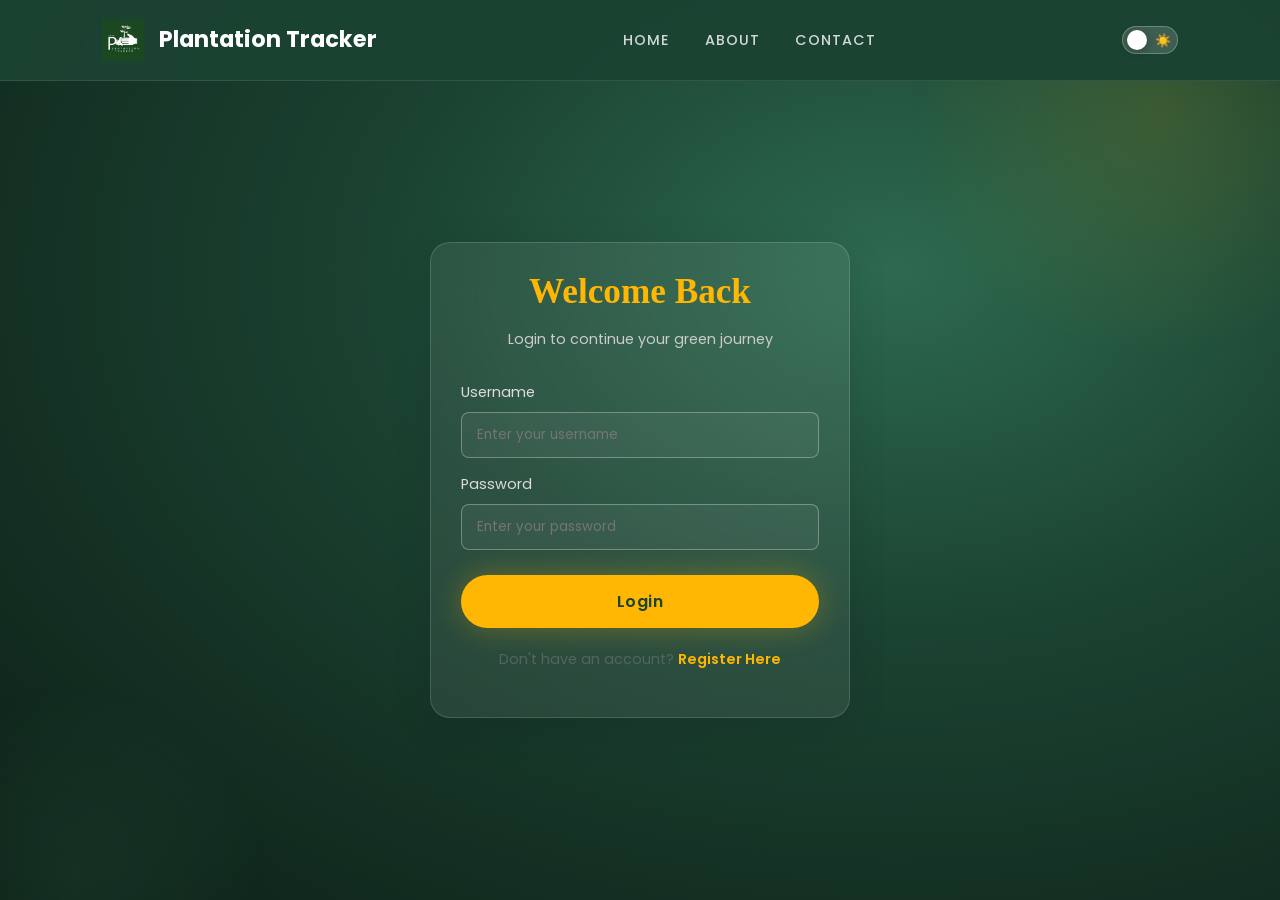
<file: login.html>
<!DOCTYPE html>
<html lang="en">

<head>
    <meta charset="UTF-8">
    <meta name="viewport" content="width=device-width, initial-scale=1.0">
    <title>Login | Plantation Tracker</title>
    <link href="https://fonts.googleapis.com/css2?family=Poppins:wght@300;400;500;600&display=swap" rel="stylesheet">
    <link rel="stylesheet" href="css/style.css">
    <link rel="stylesheet" href="css/login.css">
    <link rel="stylesheet" href="css/darkmode.css">
    <link href="https://fonts.googleapis.com/icon?family=Material+Icons" rel="stylesheet">
</head>

<body>
    <nav class="navbar" id="navbar">
        <div class="logo-container">
            <img src="assets/logo.png" alt="Logo" class="logo-img">
            <span>Plantation Tracker</span>
        </div>
        <div class="nav-links" id="nav-links">
            <a href="index.html">Home</a>
            <a href="index.html#ABOUT">About</a>
            <a href="contact.html">Contact</a>
        </div>
        <div class="menu-toggle" id="mobile-menu">
            <span class="material-icons">menu</span>
        </div>
        <button class="theme-toggle" aria-label="Toggle Dark Mode">
            <span class="toggle-icon icon-sun">☀️</span>
            <span class="toggle-icon icon-moon">🌙</span>
        </button>
    </nav>

    <div class="auth-wrapper">
        <div class="auth-card card-glass">
            <div class="auth-header">
                <h2>Welcome Back</h2>
                <p>Login to continue your green journey</p>
            </div>

            <form id="loginForm">
                <div class="form-group">
                    <label for="username">Username</label>
                    <input type="text" id="username" name="username" placeholder="Enter your username" required>
                </div>

                <div class="form-group">
                    <label for="password">Password</label>
                    <input type="password" id="password" name="password" placeholder="Enter your password" required>
                </div>

                <button type="submit" class="btn btn-primary btn-block">Login</button>
            </form>

            <div class="auth-footer">
                <p>Don't have an account? <a href="signin.html">Register Here</a></p>
            </div>
        </div>
    </div>
    <script src="js/theme.js"></script>
    <script src="js/main.js"></script>
    <script src="js/login.js"></script>
</body>

</html>
</file>
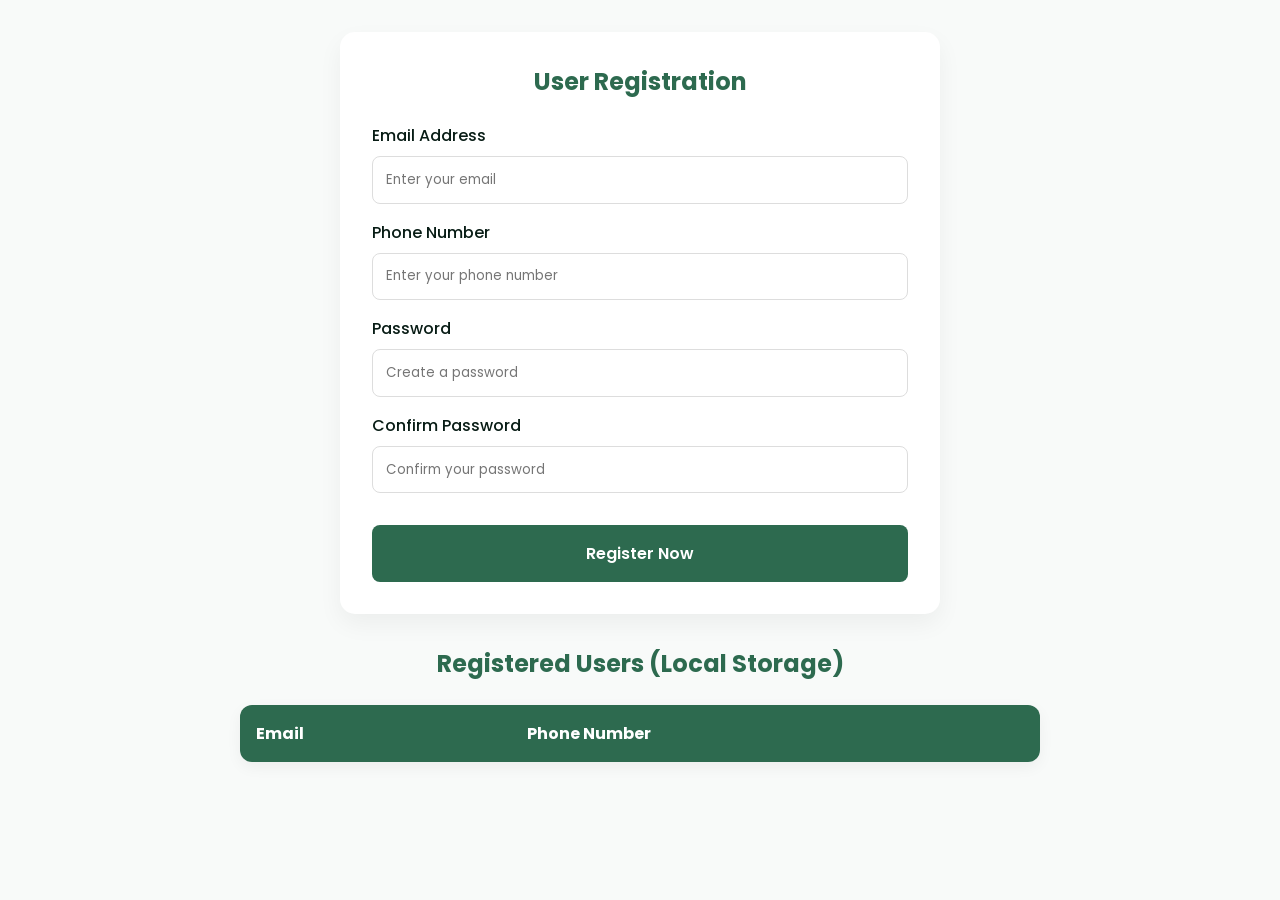
<file: offline_registration.html>
<!DOCTYPE html>
<html lang="en">

<head>
    <meta charset="UTF-8">
    <meta name="viewport" content="width=device-width, initial-scale=1.0">
    <title>User Registration | Offline Demo</title>
    <link href="https://fonts.googleapis.com/css2?family=Poppins:wght@300;400;500;600&display=swap" rel="stylesheet">
    <style>
        :root {
            --primary: #2d6a4f;
            --primary-light: #52b788;
            --bg: #f8faf9;
            --text: #081c15;
            --white: #ffffff;
            --error: #e63946;
            --success: #2a9d8f;
        }

        * {
            margin: 0;
            padding: 0;
            box-sizing: border-box;
            font-family: 'Poppins', sans-serif;
        }

        body {
            background-color: var(--bg);
            color: var(--text);
            padding: 2rem;
            display: flex;
            flex-direction: column;
            align-items: center;
        }

        .container {
            width: 100%;
            max-width: 600px;
            background: var(--white);
            padding: 2rem;
            border-radius: 15px;
            box-shadow: 0 10px 25px rgba(0, 0, 0, 0.05);
            margin-bottom: 2rem;
        }

        h2 {
            margin-bottom: 1.5rem;
            color: var(--primary);
            text-align: center;
        }

        .form-group {
            margin-bottom: 1rem;
        }

        label {
            display: block;
            margin-bottom: 0.5rem;
            font-weight: 500;
        }

        input {
            width: 100%;
            padding: 0.8rem;
            border: 1px solid #ddd;
            border-radius: 8px;
            outline: none;
            transition: 0.3s;
        }

        input:focus {
            border-color: var(--primary);
            box-shadow: 0 0 0 3px rgba(45, 106, 79, 0.1);
        }

        button {
            width: 100%;
            padding: 1rem;
            background-color: var(--primary);
            color: white;
            border: none;
            border-radius: 8px;
            font-size: 1rem;
            font-weight: 600;
            cursor: pointer;
            transition: 0.3s;
            margin-top: 1rem;
        }

        button:hover {
            background-color: var(--primary-light);
        }

        .message {
            margin-top: 1rem;
            padding: 0.8rem;
            border-radius: 8px;
            text-align: center;
            display: none;
        }

        .message.error {
            background-color: #ffe5e5;
            color: var(--error);
            display: block;
        }

        .message.success {
            background-color: #e5f9f6;
            color: var(--success);
            display: block;
        }

        .data-section {
            width: 100%;
            max-width: 800px;
        }

        table {
            width: 100%;
            border-collapse: collapse;
            background: var(--white);
            border-radius: 12px;
            overflow: hidden;
            box-shadow: 0 5px 15px rgba(0, 0, 0, 0.05);
        }

        th {
            background-color: var(--primary);
            color: white;
            text-align: left;
            padding: 1rem;
        }

        td {
            padding: 1rem;
            border-bottom: 1px solid #eee;
        }

        tr:last-child td {
            border-bottom: none;
        }

        @media (max-width: 480px) {
            body {
                padding: 1rem;
            }

            .container {
                padding: 1.5rem;
            }
        }
    </style>
</head>

<body>

    <div class="container">
        <h2>User Registration</h2>
        <form id="registrationForm">
            <div class="form-group">
                <label>Email Address</label>
                <input type="email" id="email" placeholder="Enter your email" required>
            </div>
            <div class="form-group">
                <label>Phone Number</label>
                <input type="tel" id="phone" placeholder="Enter your phone number" required>
            </div>
            <div class="form-group">
                <label>Password</label>
                <input type="password" id="password" placeholder="Create a password" required>
            </div>
            <div class="form-group">
                <label>Confirm Password</label>
                <input type="password" id="confirmPassword" placeholder="Confirm your password" required>
            </div>
            <button type="submit">Register Now</button>
        </form>
        <div id="msg" class="message"></div>
    </div>

    <div class="data-section">
        <h2>Registered Users (Local Storage)</h2>
        <table id="userTable">
            <thead>
                <tr>
                    <th>Email</th>
                    <th>Phone Number</th>
                </tr>
            </thead>
            <tbody>
                <!-- Data will appear here -->
            </tbody>
        </table>
    </div>

    <script>
        const form = document.getElementById('registrationForm');
        const msg = document.getElementById('msg');
        const userTable = document.getElementById('userTable').getElementsByTagName('tbody')[0];

        // 1. Load data from LocalStorage on startup
        window.onload = () => {
            displayUsers();
        };

        // 2. Handle Form Submission
        form.addEventListener('submit', (e) => {
            e.preventDefault();

            const email = document.getElementById('email').value;
            const phone = document.getElementById('phone').value;
            const password = document.getElementById('password').value;
            const confirmPassword = document.getElementById('confirmPassword').value;

            // Simple Validation
            if (password !== confirmPassword) {
                showMessage("Passwords do not match!", "error");
                return;
            }

            // Save to LocalStorage
            const userData = { email, phone }; // Password is not saved for security demo
            saveUser(userData);

            showMessage("Registration successful! Data saved locally.", "success");
            form.reset();
            displayUsers();
        });

        // 3. Save User Function
        function saveUser(user) {
            let users = JSON.parse(localStorage.getItem('registeredUsers')) || [];
            users.push(user);
            localStorage.setItem('registeredUsers', JSON.stringify(users));
        }

        // 4. Display Users Function
        function displayUsers() {
            let users = JSON.parse(localStorage.getItem('registeredUsers')) || [];
            userTable.innerHTML = ""; // Clear existing

            users.forEach(user => {
                let row = userTable.insertRow();
                let cell1 = row.insertCell(0);
                let cell2 = row.insertCell(1);
                cell1.textContent = user.email;
                cell2.textContent = user.phone;
            });
        }

        // 5. Message Handler
        function showMessage(text, type) {
            msg.textContent = text;
            msg.className = `message ${type}`;
            setTimeout(() => {
                msg.style.display = 'none';
            }, 3000);
        }
    </script>
</body>

</html>
</file>
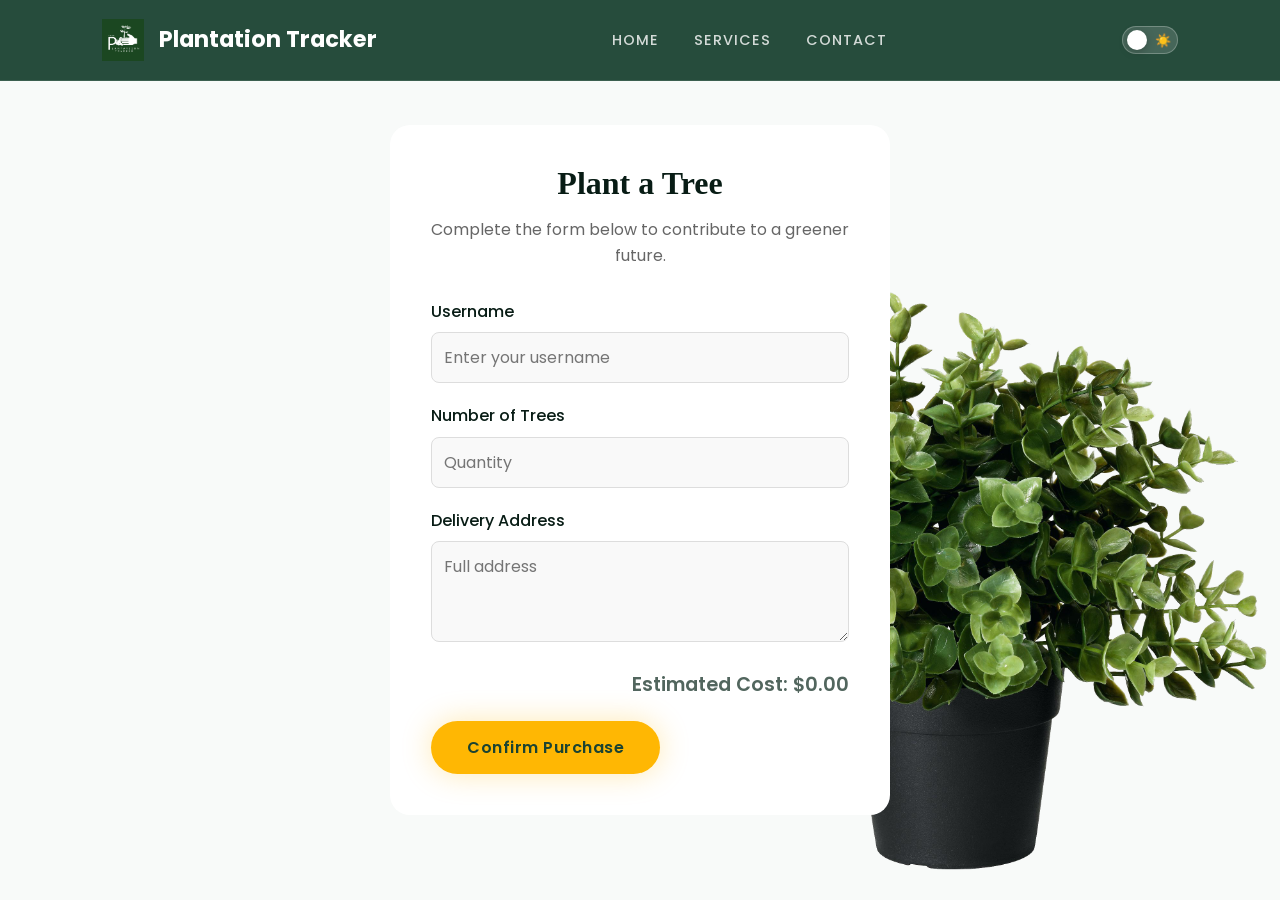
<file: purchase.html>
<!DOCTYPE html>
<html lang="en">

<head>
    <meta charset="UTF-8">
    <meta name="viewport" content="width=device-width, initial-scale=1.0">
    <title>Purchase Trees | Plantation Tracker</title>
    <link href="https://fonts.googleapis.com/css2?family=Poppins:wght@300;400;500;600;700&display=swap"
        rel="stylesheet">
    <link rel="stylesheet" href="css/style.css">
    <link rel="stylesheet" href="css/purchase.css">
    <link rel="stylesheet" href="css/darkmode.css">
    <link href="https://fonts.googleapis.com/icon?family=Material+Icons" rel="stylesheet">
</head>

<body>
    <nav class="navbar">
        <div class="logo-container">
            <img src="assets/logo.png" alt="Logo" class="logo-img">
            <span>Plantation Tracker</span>
        </div>
        <div class="nav-links">
            <a href="index.html">Home</a>
            <a href="services.html">Services</a>
            <a href="contact.html">Contact</a>
        </div>
        <div class="menu-toggle" id="mobile-menu">
            <span class="material-icons">menu</span>
        </div>
        <button class="theme-toggle" aria-label="Toggle Dark Mode">
            <span class="toggle-icon icon-sun">☀️</span>
            <span class="toggle-icon icon-moon">🌙</span>
        </button>
    </nav>

    <div class="purchase-wrapper">
        <div class="purchase-card card-glass">
            <div class="form-header">
                <h2>Plant a Tree</h2>
                <p>Complete the form below to contribute to a greener future.</p>
            </div>

            <form action="#" method="post" id="purchaseForm">
                <div class="form-group">
                    <label for="username">Username</label>
                    <input type="text" id="username" name="username" required placeholder="Enter your username">
                </div>

                <div class="form-group">
                    <label for="no_of_trees">Number of Trees</label>
                    <input type="number" id="no_of_trees" name="number" required placeholder="Quantity" min="1">
                </div>

                <div class="form-group">
                    <label for="address">Delivery Address</label>
                    <textarea id="address" name="address" required placeholder="Full address" rows="3"></textarea>
                </div>

                <div class="price-summary">
                    <p>Estimated Cost: <span id="cost">$0.00</span></p>
                </div>

                <button type="submit" class="btn btn-primary btn-block">Confirm Purchase</button>
            </form>
        </div>
    </div>
    <script src="js/theme.js"></script>
    <script src="js/main.js"></script>
    <script src="js/purchase.js"></script>
</body>

</html>
</file>
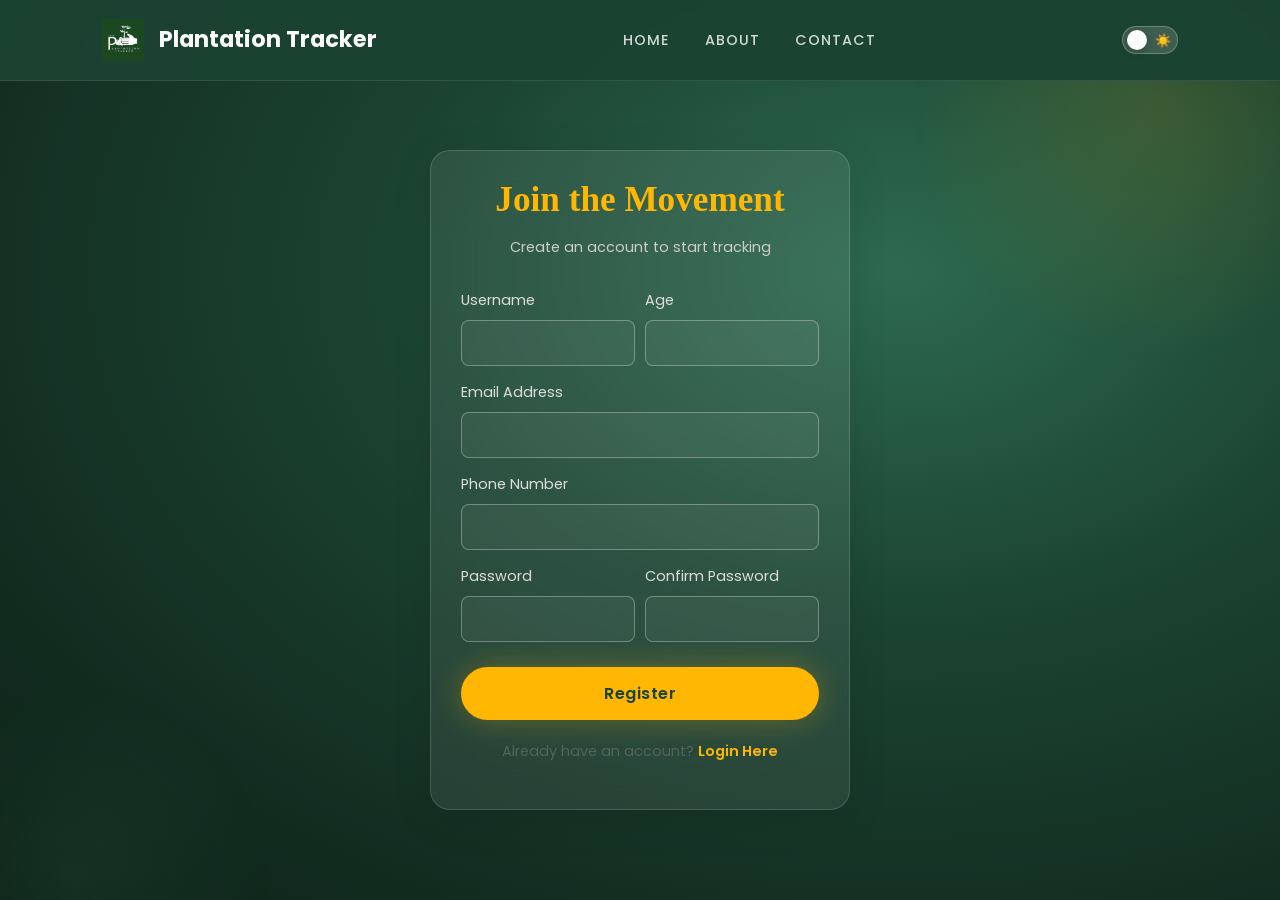
<file: signin.html>
<!DOCTYPE html>
<html lang="en">

<head>
    <meta charset="UTF-8">
    <meta name="viewport" content="width=device-width, initial-scale=1.0">
    <title>Register | Plantation Tracker</title>
    <link href="https://fonts.googleapis.com/css2?family=Poppins:wght@300;400;500;600&display=swap" rel="stylesheet">
    <link rel="stylesheet" href="css/style.css">
    <link rel="stylesheet" href="css/login.css"> <!-- Reusing login style -->
    <link rel="stylesheet" href="css/darkmode.css">
    <link href="https://fonts.googleapis.com/icon?family=Material+Icons" rel="stylesheet">
</head>

<body>
    <nav class="navbar">
        <div class="logo-container">
            <img src="assets/logo.png" alt="Logo" class="logo-img">
            <span>Plantation Tracker</span>
        </div>
        <div class="nav-links">
            <a href="index.html">Home</a>
            <a href="index.html#ABOUT">About</a>
            <a href="contact.html">Contact</a>
        </div>
        <div class="menu-toggle" id="mobile-menu">
            <span class="material-icons">menu</span>
        </div>
        <button class="theme-toggle" aria-label="Toggle Dark Mode">
            <span class="toggle-icon icon-sun">☀️</span>
            <span class="toggle-icon icon-moon">🌙</span>
        </button>
    </nav>

    <div class="auth-wrapper">
        <div class="auth-card card-glass">
            <div class="auth-header">
                <h2>Join the Movement</h2>
                <p>Create an account to start tracking</p>
            </div>

            <form action="#" method="post">
                <div class="grid-cols-2" style="display: grid; grid-template-columns: 1fr 1fr; gap: 10px;">
                    <div class="form-group">
                        <label for="username">Username</label>
                        <input type="text" id="username" name="username" required>
                    </div>
                    <div class="form-group">
                        <label for="age">Age</label>
                        <input type="number" id="age" name="age" required>
                    </div>
                </div>

                <div class="form-group">
                    <label for="email">Email Address</label>
                    <input type="email" id="email" name="email" required>
                </div>

                <div class="form-group">
                    <label for="phone">Phone Number</label>
                    <input type="tel" id="phone" name="phone" required>
                </div>

                <div class="grid-cols-2" style="display: grid; grid-template-columns: 1fr 1fr; gap: 10px;">
                    <div class="form-group">
                        <label for="password">Password</label>
                        <input type="password" id="password" name="password" required>
                    </div>
                    <div class="form-group">
                        <label for="confirm_password">Confirm Password</label>
                        <input type="password" id="confirm_password" name="confirm_password" required>
                    </div>
                </div>

                <button type="submit" class="btn btn-primary btn-block">Register</button>
            </form>

            <div class="auth-footer">
                <p>Already have an account? <a href="login.html">Login Here</a></p>
            </div>
        </div>
    </div>
    <script src="js/theme.js"></script>
    <script src="js/main.js"></script>
    <script src="js/signin.js"></script>
</body>

</html>
</file>
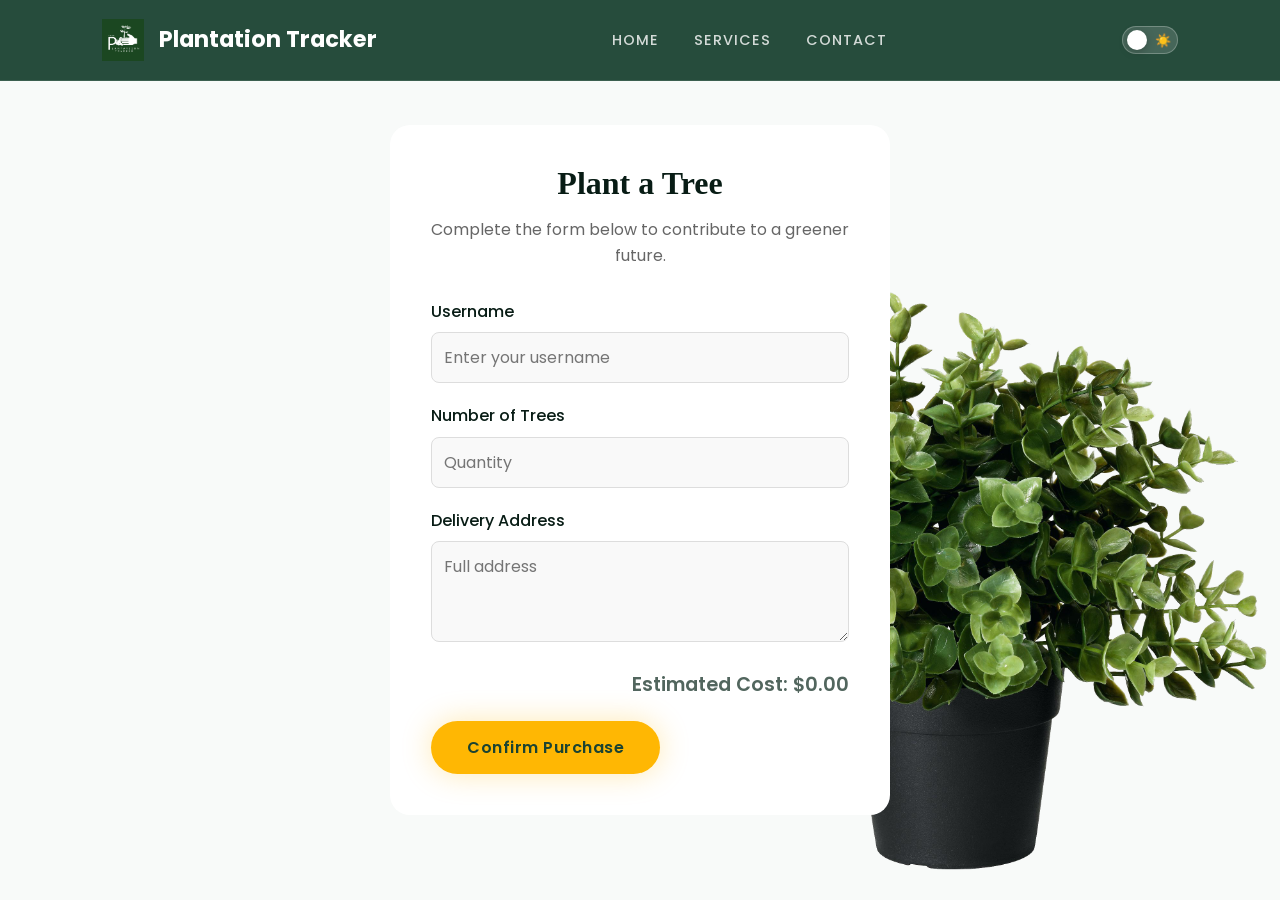
<file: user.html>
<!DOCTYPE html>
<html lang="en">

<head>
    <meta charset="UTF-8">
    <meta name="viewport" content="width=device-width, initial-scale=1.0">
    <title>My Dashboard | Plantation Tracker</title>
    <link href="https://fonts.googleapis.com/css2?family=Poppins:wght@300;400;500;600;700&display=swap"
        rel="stylesheet">
    <link href="https://fonts.googleapis.com/icon?family=Material+Icons" rel="stylesheet">
    <link rel="stylesheet" href="css/style.css">
    <link rel="stylesheet" href="css/user.css">
    <link rel="stylesheet" href="css/darkmode.css">
</head>

<body>
    <nav class="navbar">
        <div class="logo-container">
            <img src="assets/logo.png" alt="Logo" class="logo-img">
            <span>Plantation Tracker</span>
        </div>
        <div class="nav-links">
            <a href="index.html">Home</a>
            <a href="purchase.html">Buy More</a>
            <a href="contact.html">Contact</a>
            <a href="login.html" class="btn btn-outline btn-sm" style="margin-left: 20px;">Logout</a>
        </div>
        <div class="menu-toggle" id="mobile-menu">
            <span class="material-icons">menu</span>
        </div>
        <button class="theme-toggle" aria-label="Toggle Dark Mode">
            <span class="toggle-icon icon-sun">☀️</span>
            <span class="toggle-icon icon-moon">🌙</span>
        </button>
    </nav>

    <div class="user-container">
        <header class="user-header">
            <div class="user-profile-header">
                <img src="assets/user.png.png" alt="User Profile" class="profile-pic">
                <div class="user-welcome">
                    <h1>Hello, <span id="display-username">Green Hero</span>!</h1>
                    <p>Track your contribution to the planet.</p>
                </div>
            </div>
        </header>

        <section class="stats-cards">
            <div class="stat-card">
                <div class="icon-box green">
                    <span class="material-icons">forest</span>
                </div>
                <div class="stat-info">
                    <h3>Trees Purchased</h3>
                    <p id="display-tree-count">0</p>
                </div>
            </div>

            <div class="stat-card">
                <div class="icon-box orange">
                    <span class="material-icons">local_shipping</span>
                </div>
                <div class="stat-info">
                    <h3>Delivery Address</h3>
                    <p id="display-address" class="address-text">Not Set</p>
                </div>
            </div>
            <div class="stat-card">
                <div class="icon-box teal">
                    <span class="material-icons">workspace_premium</span>
                </div>
                <div class="stat-info">
                    <h3>Impact Score</h3>
                    <p>Level 1 Planter</p>
                </div>
            </div>
        </section>

        <section class="recent-activity">
            <h2>Recent Activity</h2>
            <div class="activity-list">
                <div class="activity-item">
                    <div class="date">Oct 24</div>
                    <div class="detail">You joined Plantation Tracker</div>
                </div>
                <!-- JS can populate this -->
            </div>
        </section>
    </div>

    <script src="js/theme.js"></script>
    <script src="js/main.js"></script>
    <script src="js/user.js"></script>
</body>

</html>
</file>
<file: css/style.css>
:root {
    /* Color Palette - Forest Premium (Green & Yellow) */
    --primary-deep: #1b4332;
    /* Deep Emerald */
    --primary: #2d6a4f;
    /* Rich Green */
    --primary-light: #52b788;
    /* Sage Green */
    --accent: #ffb703;
    /* Goldenrod Yellow */
    --accent-dark: #fb8500;
    /* Amber/Orange Accent */
    --highlight: #ffee32;
    /* Vibrant Yellow */
    --text-dark: #081c15;
    /* Near Black */
    --text-muted: #52665e;
    /* Soft Sage */
    --bg-main: #f8faf9;
    /* Off-white Cream */
    --white: #ffffff;
    --glass-bg: rgba(255, 255, 255, 0.7);
    --glass-border: rgba(255, 255, 255, 0.3);

    /* Typography */
    --font-heading: 'Playfair Display', serif;
    --font-body: 'Poppins', sans-serif;

    /* Spacing */
    --space-xs: 0.5rem;
    --space-sm: 1rem;
    --space-md: 2rem;
    --space-lg: 4rem;
    --space-xl: 8rem;

    /* Shadows & Effects */
    --shadow-soft: 0 4px 20px rgba(0, 0, 0, 0.05);
    --shadow-bold: 0 10px 40px rgba(0, 0, 0, 0.1);
    --shadow-accent: 0 0 30px rgba(255, 183, 3, 0.3);
    --radius-sm: 10px;
    --radius-md: 20px;
    --radius-lg: 35px;
    --radius-full: 100px;

    /* Transitions */
    --tween-fast: 0.2s cubic-bezier(0.19, 1, 0.22, 1);
    --tween-med: 0.4s cubic-bezier(0.19, 1, 0.22, 1);
}

* {
    margin: 0;
    padding: 0;
    box-sizing: border-box;
    font-family: var(--font-body);
}

body {
    background-color: var(--bg-main);
    color: var(--text-dark);
    line-height: 1.6;
    overflow-x: hidden;
}

a {
    text-decoration: none;
    color: inherit;
    transition: var(--tween-med);
}

ul {
    list-style: none;
}

button {
    cursor: pointer;
    border: none;
    outline: none;
    transition: var(--tween-med);
}

/* Typography Utilities */
h1,
h2,
h3,
h4,
h5,
h6 {
    font-family: var(--font-heading);
    line-height: 1.1;
    margin-bottom: var(--space-sm);
    color: var(--primary-deep);
}

p {
    margin-bottom: var(--space-sm);
    color: var(--text-muted);
}

/* Common Components */

/* Buttons */
/* Buttons */
.btn {
    display: inline-block;
    padding: 14px 36px;
    border-radius: var(--radius-full);
    font-weight: 600;
    font-size: 1rem;
    letter-spacing: 0.5px;
    text-align: center;
    position: relative;
    overflow: hidden;
    z-index: 1;
}

.btn-primary {
    background-color: var(--accent);
    color: var(--primary-deep);
    box-shadow: var(--shadow-accent);
}

.btn-primary::before {
    content: '';
    position: absolute;
    top: 50%;
    left: 50%;
    width: 0;
    height: 0;
    background: rgba(255, 255, 255, 0.2);
    border-radius: 50%;
    transform: translate(-50%, -50%);
    transition: width 0.6s, height 0.6s;
    z-index: -1;
}

.btn-primary:hover::before {
    width: 300%;
    height: 300%;
}

.btn-primary:hover {
    transform: translateY(-3px);
    box-shadow: 0 10px 20px rgba(255, 183, 3, 0.4);
}

.btn-secondary {
    background-color: transparent;
    border: 2px solid var(--white);
    color: var(--white);
}

.btn-secondary:hover {
    background-color: var(--white);
    color: var(--primary-deep);
    transform: translateY(-3px);
}

.btn-outline {
    border: 2px solid var(--primary);
    color: var(--primary);
    background: transparent;
}

.btn-outline:hover {
    background-color: var(--primary);
    color: var(--white);
    transform: translateY(-3px);
}

/* Cards */
.card-glass {
    background: var(--glass-bg);
    backdrop-filter: blur(12px);
    -webkit-backdrop-filter: blur(12px);
    border: 1px solid var(--glass-border);
    border-radius: var(--radius-md);
    padding: var(--space-md);
    box-shadow: var(--shadow-soft);
    transition: var(--tween-med);
}

.card-glass:hover {
    background: rgba(255, 255, 255, 0.85);
    transform: translateY(-5px);
    box-shadow: var(--shadow-bold);
}

/* Section Wrapper */
.section {
    padding: var(--space-lg) 8%;
    width: 100%;
}

/* Flex & Grid Utilities */
.flex-center {
    display: flex;
    justify-content: center;
    align-items: center;
}

.flex-between {
    display: flex;
    justify-content: space-between;
    align-items: center;
}

.grid-cols-3 {
    display: grid;
    grid-template-columns: repeat(auto-fit, minmax(300px, 1fr));
    gap: var(--space-md);
}

/* --- Global Navbar --- */
/* Navigation */
.navbar {
    display: flex;
    justify-content: space-between;
    align-items: center;
    padding: 1.2rem 8%;
    background: rgba(27, 67, 50, 0.95);
    backdrop-filter: blur(10px);
    color: var(--white);
    position: fixed;
    top: 0;
    width: 100%;
    z-index: 1000;
    border-bottom: 1px solid rgba(255, 255, 255, 0.1);
    transition: var(--tween-med);
}

.navbar.scrolled {
    padding: 0.8rem 8%;
    background: var(--primary-deep);
    box-shadow: var(--shadow-bold);
}

.logo-container {
    display: flex;
    align-items: center;
    gap: 15px;
    font-weight: 700;
    font-size: 1.4rem;
    font-family: var(--font-heading);
}

.logo-img {
    height: 42px;
    width: auto;
    object-fit: contain;
    /* Removed filter - display logo as-is */
}

.nav-links {
    display: flex;
    gap: 35px;
    align-items: center;
}

.nav-links a {
    font-size: 0.9rem;
    font-weight: 500;
    text-transform: uppercase;
    letter-spacing: 1px;
    position: relative;
    opacity: 0.8;
    color: var(--white);
}

.nav-links a:hover,
.nav-links a.active {
    color: var(--accent);
    opacity: 1;
}

.nav-links a::after {
    content: '';
    position: absolute;
    width: 0;
    height: 2px;
    bottom: -6px;
    left: 0;
    background-color: var(--accent);
    transition: var(--tween-med);
}

.nav-links a:hover::after {
    width: 100%;
}

/* Hamburger Menu Toggle */
.menu-toggle {
    display: none;
    cursor: pointer;
    font-size: 1.8rem;
    /* Slightly larger */
    color: var(--white);
    padding: 5px;
    margin-left: 15px;
    transition: var(--transition-medium);
}

.menu-toggle:hover {
    color: var(--highlight-color);
}

@media (max-width: 768px) {
    .menu-toggle {
        display: flex;
        align-items: center;
        justify-content: center;
    }

    .nav-actions {
        display: flex;
        align-items: center;
        gap: 10px;
    }

    .logo-container span {
        display: none;
        /* Hide text on small screens */
    }

    .nav-links {
        position: fixed;
        right: -100%;
        top: 0;
        flex-direction: column;
        background: var(--primary-deep);
        width: 80%;
        max-width: 300px;
        height: 100vh;
        text-align: left;
        transition: 0.5s cubic-bezier(0.19, 1, 0.22, 1);
        box-shadow: var(--shadow-bold);
        padding: 100px 40px;
        gap: 10px;
        visibility: hidden;
    }

    .nav-links.active {
        right: 0;
        visibility: visible;
    }

    .nav-links a {
        display: block;
        padding: 15px 0;
        width: 100%;
        font-size: 1.1rem;
        border-bottom: 1px solid rgba(255, 255, 255, 0.05);
    }
}

.btn-sm {
    padding: 8px 18px;
    font-size: 0.85rem;
}

/* ── NAV ACTIONS alignment ──────────────────────────────────── */
.nav-actions {
    display: flex;
    align-items: center;
    gap: 12px;
}

/* ── THEME TOGGLE sizing ─────────────────────────────────────── */
.theme-toggle {
    flex-shrink: 0;
    align-self: center;
}
</file>
<file: css/login.css>
/* Auth specific styles */
body {
    background: radial-gradient(ellipse at 70% 30%, #2d6a4f 0%, #1b4332 40%, #0d1f16 100%) !important;
}

.auth-wrapper {
    min-height: 100vh;
    width: 100%;
    display: flex;
    justify-content: center;
    align-items: center;
    padding: 100px 20px 40px;
    background: radial-gradient(ellipse at 70% 30%, #2d6a4f 0%, #1b4332 40%, #0d1f16 100%);
    position: relative;
}

/* Decorative orbs */
.auth-wrapper::before {
    content: '';
    position: fixed;
    top: -15%;
    right: -10%;
    width: 500px;
    height: 500px;
    background: radial-gradient(circle, rgba(255, 183, 3, 0.12) 0%, transparent 70%);
    border-radius: 50%;
    pointer-events: none;
    z-index: 0;
}

.auth-wrapper::after {
    content: '';
    position: fixed;
    bottom: -20%;
    left: -10%;
    width: 400px;
    height: 400px;
    background: radial-gradient(circle, rgba(82, 183, 136, 0.1) 0%, transparent 70%);
    border-radius: 50%;
    pointer-events: none;
    z-index: 0;
}


.auth-card {
    width: 100%;
    max-width: 420px;
    z-index: 10;
    padding: 30px;
    color: var(--white);
    background: rgba(255, 255, 255, 0.08);
    backdrop-filter: blur(20px);
    border: 1px solid rgba(255, 255, 255, 0.15);
    border-radius: var(--radius-md);
    box-shadow: var(--shadow-bold);
}

.auth-card:hover {
    background: rgba(255, 255, 255, 0.12); /* Prevents the harsh white hover from .card-glass:hover */
}

.auth-header {
    text-align: center;
    margin-bottom: 30px;
}

.auth-header h2 {
    color: var(--accent);
    font-size: 2.2rem;
    font-family: var(--font-heading);
}

.auth-header p {
    color: #ccc;
    font-size: 0.9rem;
}

.form-group {
    margin-bottom: 15px;
}

.form-group label {
    display: block;
    margin-bottom: 8px;
    font-size: 0.9rem;
    color: #ddd;
}

.form-group input {
    width: 100%;
    padding: 12px 15px;
    border-radius: 8px;
    border: 1px solid rgba(255, 255, 255, 0.3);
    background: rgba(255, 255, 255, 0.05);
    color: var(--white);
    outline: none;
    transition: 0.3s;
}

.form-group input:focus {
    border-color: var(--accent);
    background: rgba(255, 255, 255, 0.1);
    box-shadow: 0 0 15px rgba(255, 183, 3, 0.2);
}

.btn-block {
    width: 100%;
    margin-top: 10px;
}

.auth-footer {
    margin-top: 20px;
    text-align: center;
    font-size: 0.9rem;
    color: #ccc;
}

.auth-footer a {
    color: var(--accent);
    font-weight: 600;
}

.auth-footer a:hover {
    text-decoration: underline;
}
</file>
<file: css/darkmode.css>
/* ================================================================
   🌿 FOREST DARK MODE — Premium "body.dark" Scoped Theme
   Applied only when <body class="dark"> is set via JS toggle
   ================================================================ */

/* ── THEME TOGGLE BUTTON (always visible, both modes) ───────── */
.theme-toggle {
    position: relative;
    width: 56px;
    height: 28px;
    border-radius: 100px;
    cursor: pointer;
    border: none;
    outline: none;
    flex-shrink: 0;
    background: rgba(255, 255, 255, 0.15);
    border: 1.5px solid rgba(255, 255, 255, 0.25);
    transition: background 0.4s, border-color 0.4s, box-shadow 0.4s;
    display: flex;
    align-items: center;
    padding: 0 4px;
}

.theme-toggle::before {
    content: '';
    width: 20px;
    height: 20px;
    border-radius: 50%;
    background: #fff;
    transition: transform 0.4s cubic-bezier(0.34, 1.56, 0.64, 1), background 0.4s;
    display: block;
    transform: translateX(0);
    box-shadow: 0 2px 8px rgba(0,0,0,0.25);
}

.theme-toggle .toggle-icon {
    position: absolute;
    font-size: 13px;
    transition: opacity 0.3s;
    pointer-events: none;
    line-height: 1;
}

.theme-toggle .icon-sun  { right: 6px; opacity: 1;  }
.theme-toggle .icon-moon { left:  6px; opacity: 0; }

/* DARK STATE */
body.dark .theme-toggle {
    background: rgba(0, 255, 136, 0.15);
    border-color: rgba(0, 255, 136, 0.3);
    box-shadow: 0 0 18px rgba(0, 255, 136, 0.2);
}

body.dark .theme-toggle::before {
    transform: translateX(28px);
    background: #00ff88;
}

body.dark .theme-toggle .icon-sun  { opacity: 0; }
body.dark .theme-toggle .icon-moon { opacity: 1; }

/* ── DARK MODE ROOT VARIABLES ───────────────────────────────── */
body.dark {
    --primary-deep:  #001a0a;
    --primary:       #003318;
    --primary-light: #00ff88;
    --accent:        #ffb703;
    --accent-dark:   #fb8500;
    --text-dark:     #e8f5ee;
    --text-muted:    #7dab8d;
    --bg-main:       #050e07;
    --white:         #e8f5ee;
    --glass-bg:      rgba(0, 255, 136, 0.04);
    --glass-border:  rgba(0, 255, 136, 0.12);
    --shadow-soft:   0 4px 24px rgba(0, 0, 0, 0.5);
    --shadow-bold:   0 12px 50px rgba(0, 0, 0, 0.7);
    --shadow-accent: 0 0 30px rgba(0, 255, 136, 0.25);

    /* Dark extras */
    --dm-bg:         #050e07;
    --dm-surface:    #0a1a0d;
    --dm-surface-2:  #0f2414;
    --dm-green-1:    #00ff88;
    --dm-green-2:    #34d378;
    --dm-green-3:    #1db954;
    --dm-gold:       #ffb703;
    --dm-text:       #e8f5ee;
    --dm-text-muted: #7dab8d;
    --dm-text-dim:   #3d6b4e;
    --dm-border:     rgba(0, 255, 136, 0.11);
    --dm-border-glow:rgba(0, 255, 136, 0.32);
}

/* ── GLOBAL BODY ─────────────────────────────────────────────── */
body.dark {
    background: var(--dm-bg) !important;
    color: var(--dm-text) !important;
}

/* Animated mesh background */
body.dark::before {
    content: '';
    position: fixed;
    inset: 0;
    background:
        radial-gradient(ellipse 70% 50% at 15% 10%, rgba(0,255,136,0.055) 0%, transparent 65%),
        radial-gradient(ellipse 55% 45% at 85% 85%, rgba(29,185,84,0.06)  0%, transparent 65%),
        radial-gradient(ellipse 40% 60% at 50% 50%, rgba(255,183,3,0.025) 0%, transparent 70%);
    pointer-events: none;
    z-index: 0;
}

/* ── TYPOGRAPHY ──────────────────────────────────────────────── */
body.dark h1, body.dark h2, body.dark h3,
body.dark h4, body.dark h5, body.dark h6 {
    color: var(--dm-text) !important;
}

body.dark p {
    color: var(--dm-text-muted) !important;
}

/* ── NAVBAR ──────────────────────────────────────────────────── */
body.dark .navbar {
    background: rgba(5, 14, 7, 0.88) !important;
    backdrop-filter: blur(28px) saturate(180%) !important;
    -webkit-backdrop-filter: blur(28px) saturate(180%) !important;
    border-bottom: 1px solid var(--dm-border) !important;
    box-shadow: 0 1px 0 var(--dm-border), 0 4px 30px rgba(0,255,136,0.08) !important;
}

body.dark .navbar.scrolled {
    background: rgba(5, 14, 7, 0.97) !important;
}

body.dark .logo-container span {
    background: linear-gradient(130deg, #00ff88 0%, #34d378 60%, #ffb703 100%);
    -webkit-background-clip: text;
    -webkit-text-fill-color: transparent;
    background-clip: text;
}

body.dark .nav-links a {
    color: var(--dm-text-muted) !important;
}

body.dark .nav-links a:hover,
body.dark .nav-links a.active {
    color: var(--dm-green-1) !important;
    text-shadow: 0 0 18px rgba(0, 255, 136, 0.5) !important;
    opacity: 1 !important;
}

body.dark .nav-links a::after {
    background: linear-gradient(90deg, #00ff88, #1db954) !important;
}

body.dark .nav-links {
    background: rgba(5, 14, 7, 0.97) !important;
}

/* ── HERO SECTION ────────────────────────────────────────────── */
body.dark .hero {
    background:
        radial-gradient(ellipse 60% 80% at 0% 0%,   rgba(0,25,10,0.9)   0%, transparent 65%),
        radial-gradient(ellipse 50% 60% at 100% 100%, rgba(0,18,8,0.8)   0%, transparent 65%),
        linear-gradient(160deg, #010801 0%, #040d06 45%, #070f08 100%) !important;
}

body.dark .hero::before {
    background: radial-gradient(circle, rgba(0,255,136,0.09) 0%, transparent 65%) !important;
}

body.dark .hero::after {
    content: '';
    position: absolute;
    inset: 0;
    background-image:
        linear-gradient(rgba(0,255,136,0.025) 1px, transparent 1px),
        linear-gradient(90deg, rgba(0,255,136,0.025) 1px, transparent 1px);
    background-size: 64px 64px;
    z-index: 0;
    mask-image: radial-gradient(ellipse 70% 70% at 50% 50%, black 30%, transparent 100%);
    pointer-events: none;
}

body.dark .hero h1 {
    color: var(--dm-text) !important;
    text-shadow: 0 0 70px rgba(0,255,136,0.12) !important;
}

body.dark .highlight {
    color: transparent !important;
    background: linear-gradient(130deg, #00ff88 0%, #34d378 55%, #ffb703 100%) !important;
    -webkit-background-clip: text !important;
    -webkit-text-fill-color: transparent !important;
    background-clip: text !important;
    filter: drop-shadow(0 0 22px rgba(0,255,136,0.45));
}

body.dark .hero p,
body.dark .hero-content > p {
    color: rgba(232,245,238,0.68) !important;
}

body.dark .floating-plant {
    filter: drop-shadow(0 0 45px rgba(0,255,136,0.22)) drop-shadow(0 30px 60px rgba(0,0,0,0.7)) !important;
    animation: floatUp 6s ease-in-out infinite;
}

@keyframes floatUp {
    0%,100% { transform: translateY(0px);  }
    50%      { transform: translateY(-10px); }
}

/* ── BUTTONS ─────────────────────────────────────────────────── */
body.dark .btn-primary {
    background: linear-gradient(135deg, #1db954 0%, #34d378 100%) !important;
    color: #fff !important;
    border: none !important;
    box-shadow: 0 4px 24px rgba(29,185,84,0.42), inset 0 1px 0 rgba(255,255,255,0.15) !important;
}

body.dark .btn-primary:hover {
    transform: translateY(-3px) !important;
    box-shadow: 0 10px 32px rgba(29,185,84,0.6), 0 0 50px rgba(0,255,136,0.2) !important;
    filter: brightness(1.1) !important;
}

body.dark .btn-secondary {
    background: transparent !important;
    border: 1.5px solid rgba(232,245,238,0.28) !important;
    color: var(--dm-text) !important;
    backdrop-filter: blur(8px) !important;
}

body.dark .btn-secondary:hover {
    background: rgba(232,245,238,0.07) !important;
    border-color: #00ff88 !important;
    color: #00ff88 !important;
    box-shadow: 0 0 25px rgba(0,255,136,0.18) !important;
    transform: translateY(-3px) !important;
}

body.dark .btn-outline {
    border: 1.5px solid #1db954 !important;
    color: #34d378 !important;
    background: transparent !important;
}

body.dark .btn-outline:hover {
    background: linear-gradient(135deg, #1db954, #34d378) !important;
    color: #fff !important;
    border-color: transparent !important;
    box-shadow: 0 6px 22px rgba(29,185,84,0.45) !important;
    transform: translateY(-3px) !important;
}

/* ── FEATURES SECTION ─────────────────────────────────────────── */
body.dark .features-section {
    background: var(--dm-bg) !important;
}

body.dark .feature-card {
    background: var(--dm-surface) !important;
    border: 1px solid var(--dm-border) !important;
    box-shadow: 0 8px 40px rgba(0,0,0,0.55), 0 0 0 1px var(--dm-border) !important;
    position: relative;
    overflow: hidden;
}

body.dark .feature-card::after {
    content: '';
    position: absolute;
    inset: 0;
    background: linear-gradient(135deg, rgba(0,255,136,0.035) 0%, transparent 60%);
    opacity: 0;
    transition: opacity 0.4s;
    pointer-events: none;
}

body.dark .feature-card:hover::after { opacity: 1; }

body.dark .feature-card:hover {
    border-color: var(--dm-border-glow) !important;
    transform: translateY(-10px) !important;
    box-shadow: 0 20px 60px rgba(0,0,0,0.6), 0 0 35px rgba(0,255,136,0.1) !important;
}

body.dark .feature-card h4 { color: var(--dm-text) !important; }
body.dark .feature-card p  { color: var(--dm-text-muted) !important; }

body.dark .icon-box {
    background: rgba(0,255,136,0.07) !important;
    border: 1px solid rgba(0,255,136,0.14) !important;
}

body.dark .feature-card:hover .icon-box {
    background: linear-gradient(135deg, #1db954, #34d378) !important;
    border-color: transparent !important;
    box-shadow: 0 0 22px rgba(29,185,84,0.45) !important;
}

body.dark .feature-card:hover .icon-box img {
    filter: brightness(0) invert(1) !important;
}

/* ── ABOUT SECTION ─────────────────────────────────────────────── */
body.dark .about-section {
    background: linear-gradient(145deg, #030a05 0%, #060f07 55%, #050e07 100%) !important;
    position: relative;
}

body.dark .about-section::before {
    content: '';
    position: absolute;
    inset: 0;
    background:
        radial-gradient(ellipse 50% 70% at 100% 50%, rgba(0,255,136,0.04) 0%, transparent 60%),
        linear-gradient(rgba(0,255,136,0.018) 1px, transparent 1px),
        linear-gradient(90deg, rgba(0,255,136,0.018) 1px, transparent 1px);
    background-size: auto, 80px 80px, 80px 80px;
    pointer-events: none;
}

body.dark .about-text h2 { color: var(--dm-text) !important; }
body.dark .about-text p  { color: rgba(125,171,141,0.9) !important; }

body.dark .highlight-text {
    color: transparent !important;
    background: linear-gradient(130deg, #00ff88, #34d378);
    -webkit-background-clip: text !important;
    -webkit-text-fill-color: transparent !important;
    background-clip: text !important;
}

body.dark .about-image img {
    filter: drop-shadow(0 0 45px rgba(0,255,136,0.16)) drop-shadow(0 20px 40px rgba(0,0,0,0.55)) !important;
}

/* ── SHOP SECTION ──────────────────────────────────────────────── */
body.dark .shop-section {
    background: var(--dm-bg) !important;
}

body.dark .section-title { color: var(--dm-text) !important; }

body.dark .section-title::after {
    background: linear-gradient(90deg, #00ff88, #1db954) !important;
    box-shadow: 0 0 22px rgba(0,255,136,0.35) !important;
}

body.dark .product-card {
    background: var(--dm-surface) !important;
    border: 1px solid var(--dm-border) !important;
    box-shadow: 0 8px 40px rgba(0,0,0,0.55) !important;
}

body.dark .product-card:hover {
    border-color: var(--dm-border-glow) !important;
    transform: translateY(-10px) !important;
    box-shadow: 0 20px 60px rgba(0,0,0,0.6), 0 0 30px rgba(0,255,136,0.1) !important;
}

body.dark .product-info h4   { color: var(--dm-text) !important; }
body.dark .product-info .desc { color: var(--dm-text-muted) !important; }

body.dark .price {
    color: #00ff88 !important;
    text-shadow: 0 0 22px rgba(0,255,136,0.35) !important;
}

body.dark .price-action { border-top: 1px solid var(--dm-border) !important; }

/* ── CTA / SECTION ─────────────────────────────────────────────── */
body.dark .section,
body.dark .section[style*="background"] {
    background: var(--dm-bg) !important;
}

/* ── GLASS CARD ────────────────────────────────────────────────── */
body.dark .card-glass {
    background: rgba(10,26,13,0.82) !important;
    backdrop-filter: blur(24px) !important;
    -webkit-backdrop-filter: blur(24px) !important;
    border: 1px solid var(--dm-border) !important;
    box-shadow: 0 12px 50px rgba(0,0,0,0.6), 0 0 60px rgba(0,255,136,0.05) !important;
}

body.dark .card-glass:hover {
    background: rgba(15,36,20,0.9) !important;
    border-color: var(--dm-border-glow) !important;
    transform: translateY(-5px) !important;
}

/* ── FOOTER ─────────────────────────────────────────────────────── */
body.dark footer {
    background: linear-gradient(180deg, #030805 0%, #020603 100%) !important;
    border-top: 1px solid var(--dm-border) !important;
}

body.dark .footer-brand h3 {
    background: linear-gradient(130deg, #00ff88, #34d378);
    -webkit-background-clip: text;
    -webkit-text-fill-color: transparent;
    background-clip: text;
    color: transparent !important;
}

body.dark .footer-brand p         { color: var(--dm-text-muted) !important; }
body.dark .footer-links-col h5,
body.dark .footer-contact h5 {
    color: #00ff88 !important;
    text-shadow: 0 0 22px rgba(0,255,136,0.3);
}

body.dark .footer-links-col a { color: var(--dm-text-dim) !important; }
body.dark .footer-links-col a:hover { color: #00ff88 !important; text-shadow: 0 0 16px rgba(0,255,136,0.4); }
body.dark .footer-contact p   { color: var(--dm-text-dim) !important; }
body.dark .footer-bottom      { border-top: 1px solid var(--dm-border) !important; color: var(--dm-text-dim) !important; }

body.dark .social-icons img {
    filter: brightness(0) invert(0.65) sepia(1) hue-rotate(90deg) saturate(2) !important;
}

body.dark .social-icons img:hover {
    filter: brightness(0) invert(0.9) sepia(1) hue-rotate(90deg) saturate(3) drop-shadow(0 0 8px rgba(0,255,136,0.6)) !important;
}

/* ── AUTH / FORM PAGES ─────────────────────────────────────────── */
body.dark .auth-wrapper {
    background: radial-gradient(ellipse 70% 50% at 25% 15%, rgba(0,40,15,0.7) 0%, #030805 60%) !important;
}

body.dark .auth-card {
    background: rgba(8,18,10,0.88) !important;
    border: 1px solid var(--dm-border) !important;
    box-shadow: 0 20px 70px rgba(0,0,0,0.65), 0 0 60px rgba(0,255,136,0.06) !important;
    backdrop-filter: blur(28px) !important;
}

body.dark .auth-card:hover {
    background: rgba(12,25,15,0.93) !important;
    border-color: var(--dm-border-glow) !important;
    transform: translateY(-4px) !important;
    box-shadow: 0 28px 80px rgba(0,0,0,0.7), 0 0 50px rgba(0,255,136,0.1) !important;
}

body.dark .auth-header h2 {
    background: linear-gradient(130deg, #00ff88, #34d378);
    -webkit-background-clip: text;
    -webkit-text-fill-color: transparent;
    background-clip: text;
    color: transparent !important;
}

body.dark .auth-header p       { color: var(--dm-text-muted) !important; }
body.dark .form-group label    { color: var(--dm-text-muted) !important; }

body.dark .form-group input,
body.dark .form-group textarea,
body.dark .form-group select {
    background: rgba(0,255,136,0.04) !important;
    border: 1px solid var(--dm-border) !important;
    color: var(--dm-text) !important;
}

body.dark .form-group input:focus,
body.dark .form-group textarea:focus {
    border-color: #34d378 !important;
    background: rgba(0,255,136,0.07) !important;
    box-shadow: 0 0 0 3px rgba(0,255,136,0.12), 0 0 20px rgba(0,255,136,0.12) !important;
}

body.dark .form-group input::placeholder,
body.dark .form-group textarea::placeholder { color: var(--dm-text-dim) !important; }

body.dark .auth-footer { color: var(--dm-text-muted) !important; }
body.dark .auth-footer a {
    color: #00ff88 !important;
    text-shadow: 0 0 16px rgba(0,255,136,0.3);
}

/* ── DASHBOARD ─────────────────────────────────────────────────── */
body.dark .dashboard-container { background: var(--dm-bg) !important; }

body.dark .sidebar {
    background: var(--dm-surface) !important;
    border-right: 1px solid var(--dm-border) !important;
}

body.dark .sidebar h3,
body.dark .logo-area h3 { color: var(--dm-text) !important; }

body.dark .nav-item {
    color: var(--dm-text-muted) !important;
}

body.dark .nav-item:hover,
body.dark .nav-item.active {
    background: rgba(0,255,136,0.09) !important;
    color: #00ff88 !important;
    border-left-color: #00ff88 !important;
}

body.dark .main-content {
    background: var(--dm-bg) !important;
}

body.dark .top-bar {
    background: var(--dm-surface) !important;
    border-bottom: 1px solid var(--dm-border) !important;
}

body.dark .top-bar h1, body.dark .welcome-text h1,
body.dark .top-bar p,  body.dark .welcome-text p {
    color: var(--dm-text) !important;
}

body.dark .glass-panel, body.dark .kpi-card {
    background: var(--dm-surface) !important;
    border: 1px solid var(--dm-border) !important;
    box-shadow: 0 8px 40px rgba(0,0,0,0.55) !important;
}

body.dark .kpi-card h3 { color: var(--dm-text) !important; }
body.dark .kpi-card p  { color: var(--dm-text-muted) !important; }

body.dark .chart-card {
    background: var(--dm-surface) !important;
    border: 1px solid var(--dm-border) !important;
}

body.dark .chart-card h3 { color: var(--dm-text) !important; }

body.dark .custom-select {
    background: var(--dm-surface) !important;
    border: 1px solid var(--dm-border) !important;
    color: var(--dm-text) !important;
}

body.dark .icon-btn {
    background: rgba(0,255,136,0.07) !important;
    color: #00ff88 !important;
    border-color: var(--dm-border) !important;
}

/* ── SERVICES / CONTACT PAGES ──────────────────────────────────── */
body.dark .page-header {
    background: linear-gradient(160deg, #010801 0%, #040d06 100%) !important;
}

body.dark .page-header h1 { color: var(--dm-text) !important; }
body.dark .page-header p  { color: var(--dm-text-muted) !important; }

body.dark .services-container,
body.dark .contact-container { background: var(--dm-bg) !important; }

body.dark .service-box,
body.dark .contact-card {
    background: var(--dm-surface) !important;
    border: 1px solid var(--dm-border) !important;
}

body.dark .service-box h3,
body.dark .contact-card h3,
body.dark .contact-card h4 { color: var(--dm-text) !important; }

body.dark .section-heading,
body.dark .service-box:hover { color: #00ff88 !important; border-color: var(--dm-border-glow) !important; }

body.dark .icon-circle {
    background: rgba(0,255,136,0.1) !important;
    border: 1px solid var(--dm-border) !important;
    color: #00ff88 !important;
}

body.dark .social-links a {
    background: rgba(0,255,136,0.08) !important;
    border: 1px solid var(--dm-border) !important;
    color: #00ff88 !important;
}

/* ── USER PAGE ─────────────────────────────────────────────────── */
body.dark .user-container { background: var(--dm-bg) !important; }

body.dark .user-header {
    background: linear-gradient(135deg, var(--dm-surface), #0f2414) !important;
    border-bottom: 1px solid var(--dm-border) !important;
}

body.dark .stat-card {
    background: var(--dm-surface) !important;
    border: 1px solid var(--dm-border) !important;
}

body.dark .stat-card h3 { color: var(--dm-text) !important; }
body.dark .stat-card p  { color: var(--dm-text-muted) !important; }

body.dark .recent-activity h2 { color: var(--dm-text) !important; }

body.dark .activity-item {
    background: var(--dm-surface) !important;
    border: 1px solid var(--dm-border) !important;
    color: var(--dm-text-muted) !important;
}

body.dark .activity-item .date { color: #00ff88 !important; }

/* ── PURCHASE PAGE ─────────────────────────────────────────────── */
body.dark .purchase-wrapper { background: var(--dm-bg) !important; }

body.dark .purchase-card {
    background: rgba(8,18,10,0.88) !important;
    border: 1px solid var(--dm-border) !important;
}

body.dark .form-header h2 {
    background: linear-gradient(130deg, #00ff88, #34d378);
    -webkit-background-clip: text;
    -webkit-text-fill-color: transparent;
    background-clip: text;
    color: transparent !important;
}

body.dark .form-header p { color: var(--dm-text-muted) !important; }
body.dark .price-summary { color: #00ff88 !important; border-color: var(--dm-border) !important; }
body.dark #cost { color: #00ff88 !important; font-weight: 700; text-shadow: 0 0 16px rgba(0,255,136,0.35); }

/* ── CHATBOT PAGE ──────────────────────────────────────────────── */
body.dark.chatbot-page {
    background: linear-gradient(165deg, #010a03 0%, #020d05 45%, #040e07 100%) !important;
}

body.dark .chat-sidebar {
    background: rgba(8,20,10,0.85) !important;
    border-color: var(--dm-border) !important;
}

body.dark .chat-wrapper {
    background: rgba(6,15,8,0.8) !important;
    border-color: var(--dm-border) !important;
}

body.dark .chat-header {
    background: rgba(0,0,0,0.45) !important;
    border-color: var(--dm-border) !important;
}

body.dark .bot-header-text h2 { color: var(--dm-text) !important; }
body.dark .status { color: var(--dm-text-muted) !important; }
body.dark .bot-name { color: var(--dm-text) !important; }
body.dark .bot-tagline { color: var(--dm-text-muted) !important; }

body.dark .info-chip {
    background: rgba(0,255,136,0.05) !important;
    border-color: var(--dm-border) !important;
    color: var(--dm-text-muted) !important;
}

body.dark .quick-chip {
    background: rgba(0,255,136,0.06) !important;
    border-color: rgba(0,255,136,0.15) !important;
    color: var(--dm-text-muted) !important;
}

body.dark .quick-chip:hover {
    background: rgba(0,255,136,0.14) !important;
    border-color: #00ff88 !important;
    color: var(--dm-text) !important;
}

body.dark .ai-message .msg-text {
    background: rgba(0,255,136,0.06) !important;
    border-color: var(--dm-border) !important;
    color: var(--dm-text) !important;
}

body.dark .ai-message .msg-text p { color: rgba(232,245,238,0.9) !important; }
body.dark .ai-message .msg-text li { color: rgba(232,245,238,0.82) !important; }
body.dark .msg-time { color: rgba(125,171,141,0.45) !important; }

body.dark .input-area { background: rgba(0,0,0,0.45) !important; border-color: var(--dm-border) !important; }
body.dark .input-wrapper {
    background: rgba(0,255,136,0.05) !important;
    border-color: var(--dm-border) !important;
}
body.dark .input-wrapper:focus-within {
    border-color: rgba(0,255,136,0.45) !important;
    background: rgba(0,255,136,0.08) !important;
    box-shadow: 0 0 0 3px rgba(0,255,136,0.1) !important;
}
body.dark #prompt { color: var(--dm-text) !important; }
body.dark #prompt::placeholder { color: var(--dm-text-dim) !important; }
body.dark .input-footer { color: rgba(125,171,141,0.3) !important; }

body.dark .header-action-btn {
    background: rgba(0,255,136,0.06) !important;
    border-color: var(--dm-border) !important;
    color: var(--dm-text-muted) !important;
}

body.dark .header-action-btn:hover {
    background: rgba(255,80,80,0.15) !important;
    border-color: rgba(255,80,80,0.35) !important;
    color: #ff6b6b !important;
}

body.dark .new-chat-btn {
    background: linear-gradient(135deg, #1db954 0%, #34d378 100%) !important;
    color: #fff !important;
    box-shadow: 0 4px 18px rgba(29, 185, 84, 0.4) !important;
}

body.dark .new-chat-btn:hover {
    box-shadow: 0 8px 28px rgba(29, 185, 84, 0.6) !important;
}

body.dark .sidebar-history {
    border-top-color: var(--dm-border) !important;
}

body.dark .sidebar-history h4 {
    color: var(--dm-text-dim) !important;
}

body.dark .history-item:hover {
    background: rgba(0, 255, 136, 0.06) !important;
    border-color: var(--dm-border) !important;
}

body.dark .history-item.active {
    background: rgba(0, 255, 136, 0.1) !important;
    border-color: rgba(0, 255, 136, 0.28) !important;
}

body.dark .history-title { color: var(--dm-text-muted) !important; }
body.dark .history-item.active .history-title { color: #00ff88 !important; }
body.dark .history-item.active .history-icon  { color: #00ff88 !important; }
body.dark .history-date { color: var(--dm-text-dim) !important; }
body.dark .no-history   { color: var(--dm-text-dim) !important; }

/* ── SCROLLBAR ───────────────────────────────────────────────── */
body.dark ::-webkit-scrollbar { width: 6px; }
body.dark ::-webkit-scrollbar-track { background: #030805; }
body.dark ::-webkit-scrollbar-thumb {
    background: linear-gradient(#0a7a3c, #1db954);
    border-radius: 10px;
}
body.dark ::-webkit-scrollbar-thumb:hover {
    background: linear-gradient(#1db954, #00ff88);
}

/* ── TEXT SELECTION ─────────────────────────────────────────── */
body.dark ::selection {
    background: rgba(0,255,136,0.22);
    color: #00ff88;
}

/* ── SMOOTH TRANSITION ──────────────────────────────────────── */
body, body * {
    transition: background-color 0.35s ease, border-color 0.35s ease,
                color 0.25s ease, box-shadow 0.35s ease !important;
}

/* Exclude animation-heavy elements from transition override */
body .floating-plant,
body .typing-dot,
body .send-btn {
    transition: none !important;
}
</file>
<file: css/purchase.css>
/* Purchase Page Styles */
.purchase-wrapper {
    min-height: 100vh;
    display: flex;
    justify-content: center;
    align-items: center;
    padding: 100px 20px 60px;
    /* Offset for navbar */
    background: linear-gradient(135deg, var(--bg-light) 0%, #e8f5e9 100%);
    background-image: url('../assets/plant.png');
    /* Subtle background usage if possible, else pattern */
    background-size: 50%;
    background-repeat: no-repeat;
    background-position: right bottom;
}

.purchase-card {
    width: 100%;
    max-width: 500px;
    background: var(--white);
    padding: 40px;
    border-radius: 20px;
    box-shadow: var(--shadow-lg);
}

.form-header {
    text-align: center;
    margin-bottom: 30px;
}

.form-header h2 {
    color: var(--primary-dark);
    font-size: 2rem;
}

.form-header p {
    color: #666;
}

.form-group {
    margin-bottom: 20px;
}

.form-group label {
    display: block;
    margin-bottom: 8px;
    font-weight: 500;
    color: var(--primary-dark);
}

.form-group input,
.form-group textarea {
    width: 100%;
    padding: 12px;
    border: 1px solid #ddd;
    border-radius: 8px;
    font-size: 1rem;
    outline: none;
    transition: 0.3s;
    background-color: #f9f9f9;
}

.form-group input:focus,
.form-group textarea:focus {
    border-color: var(--primary-color);
    background-color: var(--white);
    box-shadow: 0 0 0 3px rgba(45, 106, 79, 0.1);
}

.price-summary {
    margin: 20px 0;
    text-align: right;
    font-weight: 600;
    font-size: 1.2rem;
    color: var(--primary-dark);
}
</file>
<file: css/user.css>
/* User Profile Styles */
.user-container {
    padding: 100px 10% 60px;
    background-color: var(--bg-light);
    min-height: 100vh;
}

.user-header {
    margin-bottom: 40px;
    background: var(--white);
    padding: 30px;
    border-radius: 20px;
    box-shadow: var(--shadow-sm);
}

.user-profile-header {
    display: flex;
    align-items: center;
    gap: 20px;
}

.profile-pic {
    height: 80px;
    width: 80px;
    border-radius: 50%;
    border: 3px solid var(--accent-color);
}

.user-welcome h1 {
    font-size: 1.8rem;
    margin-bottom: 5px;
}

.user-welcome p {
    color: #888;
}

.stats-cards {
    display: grid;
    grid-template-columns: repeat(auto-fit, minmax(280px, 1fr));
    gap: 30px;
    margin-bottom: 40px;
}

.stat-card {
    background: var(--white);
    padding: 25px;
    border-radius: 20px;
    box-shadow: var(--shadow-sm);
    display: flex;
    align-items: center;
    gap: 20px;
    transition: 0.3s;
}

.stat-card:hover {
    transform: translateY(-5px);
    box-shadow: var(--shadow-md);
}

.icon-box {
    width: 60px;
    height: 60px;
    border-radius: 15px;
    display: flex;
    align-items: center;
    justify-content: center;
    color: var(--white);
}

.icon-box.green {
    background-color: var(--primary-light);
}

.icon-box.orange {
    background-color: var(--highlight-color);
}

.icon-box.teal {
    background-color: #2a9d8f;
}

.stat-card h3 {
    font-size: 1rem;
    color: #666;
    margin-bottom: 5px;
}

.stat-card p {
    font-size: 1.2rem;
    font-weight: 600;
    color: var(--primary-dark);
}

.address-text {
    font-size: 0.9rem !important;
    line-height: 1.4;
}

.recent-activity h2 {
    font-size: 1.5rem;
    margin-bottom: 20px;
}

.activity-list {
    background: var(--white);
    padding: 20px;
    border-radius: 20px;
}

.activity-item {
    display: flex;
    gap: 20px;
    padding: 15px 0;
    border-bottom: 1px solid #eee;
}

.activity-item:last-child {
    border-bottom: none;
}

.activity-item .date {
    font-weight: 600;
    color: var(--primary-color);
    width: 60px;
}
</file>
